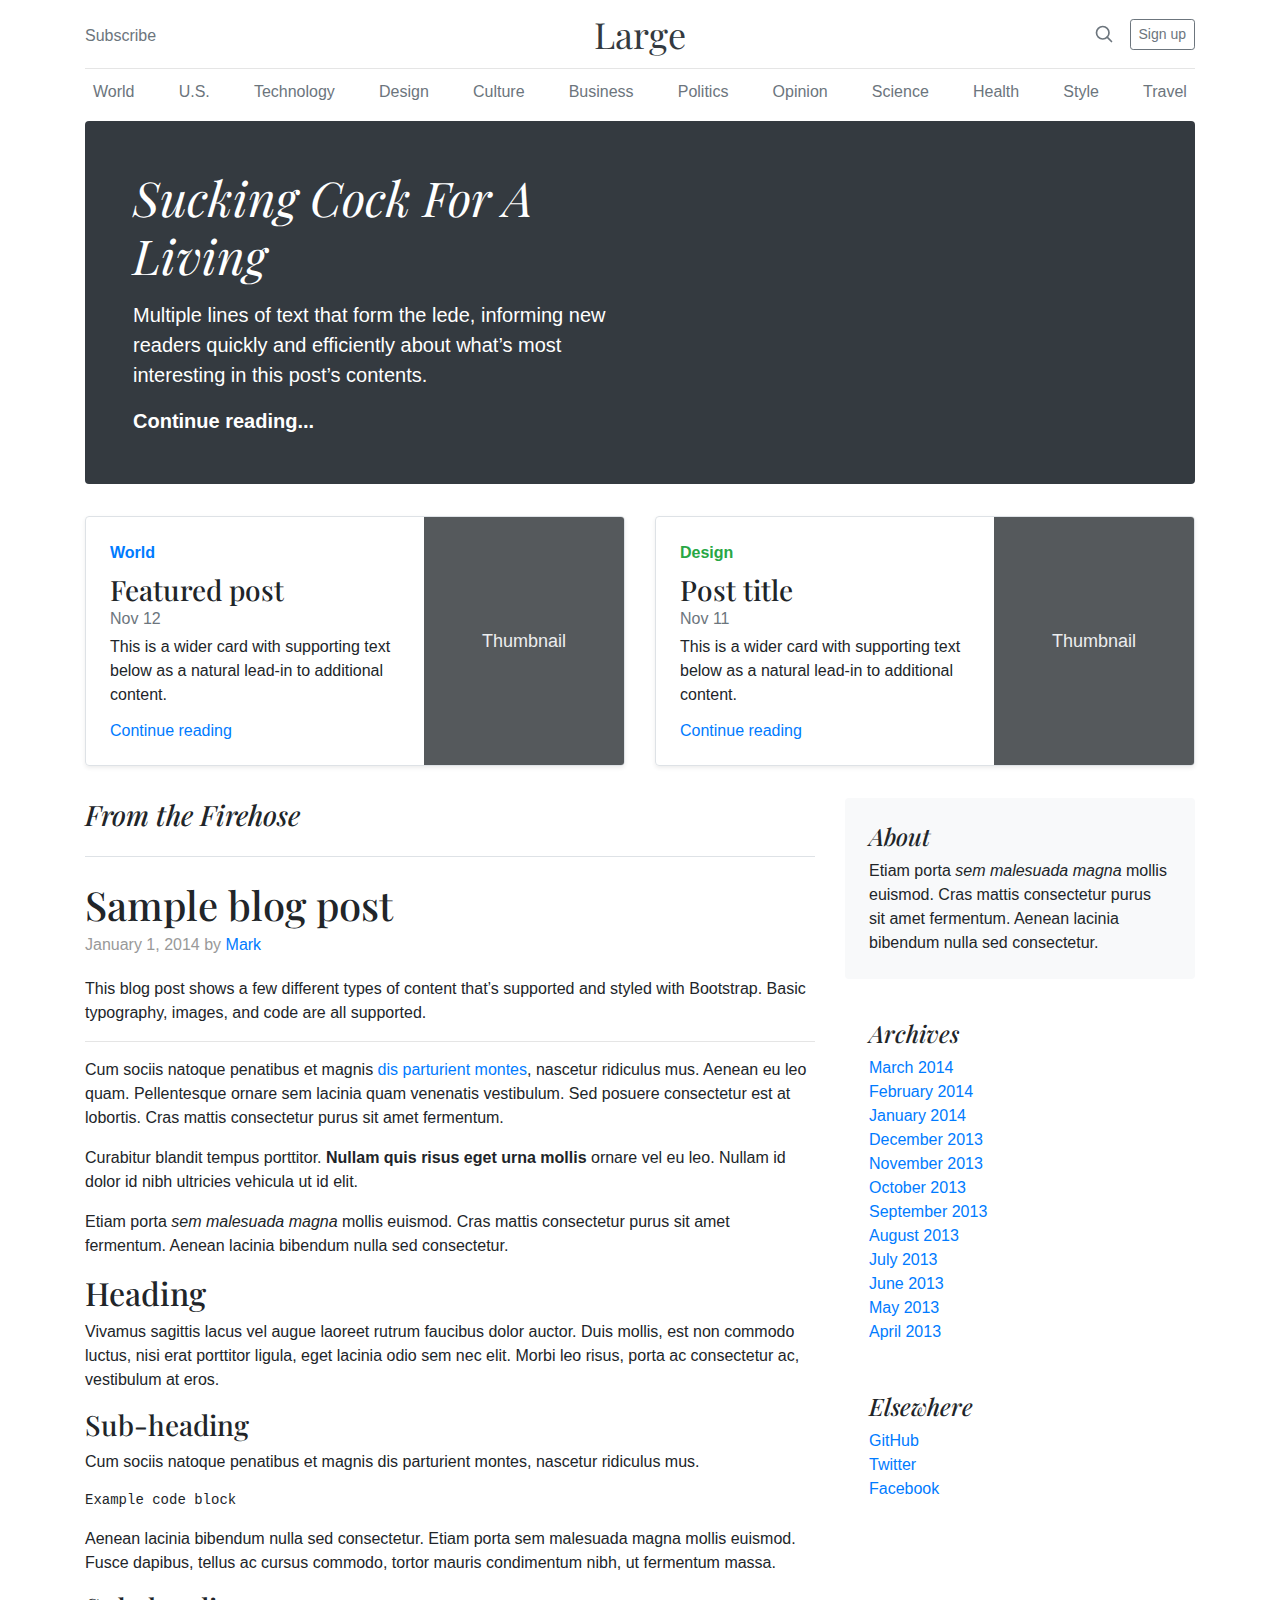
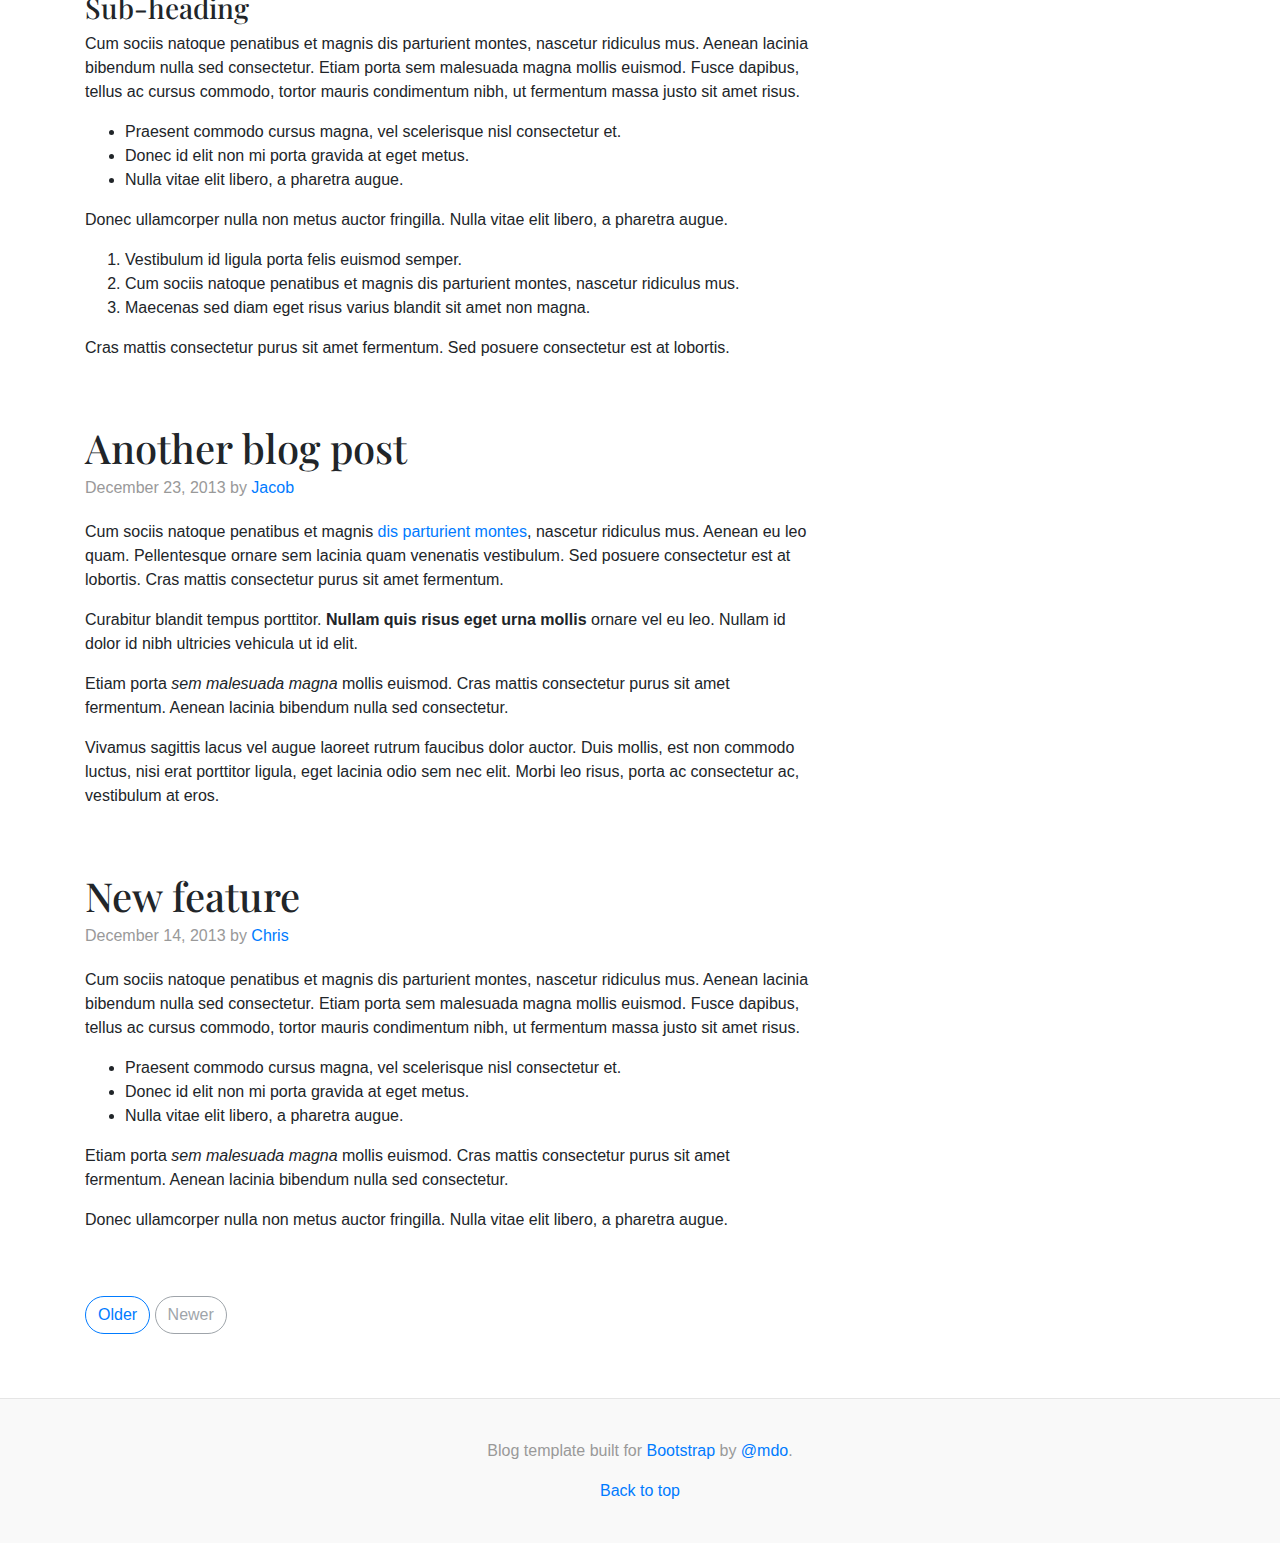
<file: bootstrap-4.5.3-examples/blog/index.html>
<!doctype html>
<html lang="en">
  <head>
    <meta charset="utf-8">
    <meta name="viewport" content="width=device-width, initial-scale=1, shrink-to-fit=no">
    <meta name="description" content="">
    <meta name="author" content="Mark Otto, Jacob Thornton, and Bootstrap contributors">
    <meta name="generator" content="Jekyll v4.1.1">
    <title>Blog Template · Bootstrap</title>

    <link rel="canonical" href="https://getbootstrap.com/docs/4.5/examples/blog/">

    <!-- Bootstrap core CSS -->
<link href="../assets/dist/css/bootstrap.min.css" rel="stylesheet">

    <style>
      .bd-placeholder-img {
        font-size: 1.125rem;
        text-anchor: middle;
        -webkit-user-select: none;
        -moz-user-select: none;
        -ms-user-select: none;
        user-select: none;
      }

      @media (min-width: 768px) {
        .bd-placeholder-img-lg {
          font-size: 3.5rem;
        }
      }
    </style>
    <!-- Custom styles for this template -->
    <link href="https://fonts.googleapis.com/css?family=Playfair+Display:700,900" rel="stylesheet">
    <!-- Custom styles for this template -->
    <link href="blog.css" rel="stylesheet">
  </head>
  <body>
    <div class="container">
  <header class="blog-header py-3">
    <div class="row flex-nowrap justify-content-between align-items-center">
      <div class="col-4 pt-1">
        <a class="text-muted" href="#">Subscribe</a>
      </div>
      <div class="col-4 text-center">
        <a class="blog-header-logo text-dark" href="#">Large</a>
      </div>
      <div class="col-4 d-flex justify-content-end align-items-center">
        <a class="text-muted" href="#" aria-label="Search">
          <svg xmlns="http://www.w3.org/2000/svg" width="20" height="20" fill="none" stroke="currentColor" stroke-linecap="round" stroke-linejoin="round" stroke-width="2" class="mx-3" role="img" viewBox="0 0 24 24" focusable="false"><title>Search</title><circle cx="10.5" cy="10.5" r="7.5"/><path d="M21 21l-5.2-5.2"/></svg>
        </a>
        <a class="btn btn-sm btn-outline-secondary" href="#">Sign up</a>
      </div>
    </div>
  </header>

  <div class="nav-scroller py-1 mb-2">
    <nav class="nav d-flex justify-content-between">
      <a class="p-2 text-muted" href="#">World</a>
      <a class="p-2 text-muted" href="#">U.S.</a>
      <a class="p-2 text-muted" href="#">Technology</a>
      <a class="p-2 text-muted" href="#">Design</a>
      <a class="p-2 text-muted" href="#">Culture</a>
      <a class="p-2 text-muted" href="#">Business</a>
      <a class="p-2 text-muted" href="#">Politics</a>
      <a class="p-2 text-muted" href="#">Opinion</a>
      <a class="p-2 text-muted" href="#">Science</a>
      <a class="p-2 text-muted" href="#">Health</a>
      <a class="p-2 text-muted" href="#">Style</a>
      <a class="p-2 text-muted" href="#">Travel</a>
    </nav>
  </div>

  <div class="jumbotron p-4 p-md-5 text-white rounded bg-dark">
    <div class="col-md-6 px-0">
      <h1 class="display-4 font-italic">Sucking Cock For A Living</h1>
      <p class="lead my-3">Multiple lines of text that form the lede, informing new readers quickly and efficiently about what’s most interesting in this post’s contents.</p>
      <p class="lead mb-0"><a href="#" class="text-white font-weight-bold">Continue reading...</a></p>
    </div>
  </div>

  <div class="row mb-2">
    <div class="col-md-6">
      <div class="row no-gutters border rounded overflow-hidden flex-md-row mb-4 shadow-sm h-md-250 position-relative">
        <div class="col p-4 d-flex flex-column position-static">
          <strong class="d-inline-block mb-2 text-primary">World</strong>
          <h3 class="mb-0">Featured post</h3>
          <div class="mb-1 text-muted">Nov 12</div>
          <p class="card-text mb-auto">This is a wider card with supporting text below as a natural lead-in to additional content.</p>
          <a href="#" class="stretched-link">Continue reading</a>
        </div>
        <div class="col-auto d-none d-lg-block">
          <svg class="bd-placeholder-img" width="200" height="250" xmlns="http://www.w3.org/2000/svg" preserveAspectRatio="xMidYMid slice" focusable="false" role="img" aria-label="Placeholder: Thumbnail"><title>Placeholder</title><rect width="100%" height="100%" fill="#55595c"/><text x="50%" y="50%" fill="#eceeef" dy=".3em">Thumbnail</text></svg>
        </div>
      </div>
    </div>
    <div class="col-md-6">
      <div class="row no-gutters border rounded overflow-hidden flex-md-row mb-4 shadow-sm h-md-250 position-relative">
        <div class="col p-4 d-flex flex-column position-static">
          <strong class="d-inline-block mb-2 text-success">Design</strong>
          <h3 class="mb-0">Post title</h3>
          <div class="mb-1 text-muted">Nov 11</div>
          <p class="mb-auto">This is a wider card with supporting text below as a natural lead-in to additional content.</p>
          <a href="#" class="stretched-link">Continue reading</a>
        </div>
        <div class="col-auto d-none d-lg-block">
          <svg class="bd-placeholder-img" width="200" height="250" xmlns="http://www.w3.org/2000/svg" preserveAspectRatio="xMidYMid slice" focusable="false" role="img" aria-label="Placeholder: Thumbnail"><title>Placeholder</title><rect width="100%" height="100%" fill="#55595c"/><text x="50%" y="50%" fill="#eceeef" dy=".3em">Thumbnail</text></svg>
        </div>
      </div>
    </div>
  </div>
</div>

<main role="main" class="container">
  <div class="row">
    <div class="col-md-8 blog-main">
      <h3 class="pb-4 mb-4 font-italic border-bottom">
        From the Firehose
      </h3>

      <div class="blog-post">
        <h2 class="blog-post-title">Sample blog post</h2>
        <p class="blog-post-meta">January 1, 2014 by <a href="#">Mark</a></p>

        <p>This blog post shows a few different types of content that’s supported and styled with Bootstrap. Basic typography, images, and code are all supported.</p>
        <hr>
        <p>Cum sociis natoque penatibus et magnis <a href="#">dis parturient montes</a>, nascetur ridiculus mus. Aenean eu leo quam. Pellentesque ornare sem lacinia quam venenatis vestibulum. Sed posuere consectetur est at lobortis. Cras mattis consectetur purus sit amet fermentum.</p>
        <blockquote>
          <p>Curabitur blandit tempus porttitor. <strong>Nullam quis risus eget urna mollis</strong> ornare vel eu leo. Nullam id dolor id nibh ultricies vehicula ut id elit.</p>
        </blockquote>
        <p>Etiam porta <em>sem malesuada magna</em> mollis euismod. Cras mattis consectetur purus sit amet fermentum. Aenean lacinia bibendum nulla sed consectetur.</p>
        <h2>Heading</h2>
        <p>Vivamus sagittis lacus vel augue laoreet rutrum faucibus dolor auctor. Duis mollis, est non commodo luctus, nisi erat porttitor ligula, eget lacinia odio sem nec elit. Morbi leo risus, porta ac consectetur ac, vestibulum at eros.</p>
        <h3>Sub-heading</h3>
        <p>Cum sociis natoque penatibus et magnis dis parturient montes, nascetur ridiculus mus.</p>
        <pre><code>Example code block</code></pre>
        <p>Aenean lacinia bibendum nulla sed consectetur. Etiam porta sem malesuada magna mollis euismod. Fusce dapibus, tellus ac cursus commodo, tortor mauris condimentum nibh, ut fermentum massa.</p>
        <h3>Sub-heading</h3>
        <p>Cum sociis natoque penatibus et magnis dis parturient montes, nascetur ridiculus mus. Aenean lacinia bibendum nulla sed consectetur. Etiam porta sem malesuada magna mollis euismod. Fusce dapibus, tellus ac cursus commodo, tortor mauris condimentum nibh, ut fermentum massa justo sit amet risus.</p>
        <ul>
          <li>Praesent commodo cursus magna, vel scelerisque nisl consectetur et.</li>
          <li>Donec id elit non mi porta gravida at eget metus.</li>
          <li>Nulla vitae elit libero, a pharetra augue.</li>
        </ul>
        <p>Donec ullamcorper nulla non metus auctor fringilla. Nulla vitae elit libero, a pharetra augue.</p>
        <ol>
          <li>Vestibulum id ligula porta felis euismod semper.</li>
          <li>Cum sociis natoque penatibus et magnis dis parturient montes, nascetur ridiculus mus.</li>
          <li>Maecenas sed diam eget risus varius blandit sit amet non magna.</li>
        </ol>
        <p>Cras mattis consectetur purus sit amet fermentum. Sed posuere consectetur est at lobortis.</p>
      </div><!-- /.blog-post -->

      <div class="blog-post">
        <h2 class="blog-post-title">Another blog post</h2>
        <p class="blog-post-meta">December 23, 2013 by <a href="#">Jacob</a></p>

        <p>Cum sociis natoque penatibus et magnis <a href="#">dis parturient montes</a>, nascetur ridiculus mus. Aenean eu leo quam. Pellentesque ornare sem lacinia quam venenatis vestibulum. Sed posuere consectetur est at lobortis. Cras mattis consectetur purus sit amet fermentum.</p>
        <blockquote>
          <p>Curabitur blandit tempus porttitor. <strong>Nullam quis risus eget urna mollis</strong> ornare vel eu leo. Nullam id dolor id nibh ultricies vehicula ut id elit.</p>
        </blockquote>
        <p>Etiam porta <em>sem malesuada magna</em> mollis euismod. Cras mattis consectetur purus sit amet fermentum. Aenean lacinia bibendum nulla sed consectetur.</p>
        <p>Vivamus sagittis lacus vel augue laoreet rutrum faucibus dolor auctor. Duis mollis, est non commodo luctus, nisi erat porttitor ligula, eget lacinia odio sem nec elit. Morbi leo risus, porta ac consectetur ac, vestibulum at eros.</p>
      </div><!-- /.blog-post -->

      <div class="blog-post">
        <h2 class="blog-post-title">New feature</h2>
        <p class="blog-post-meta">December 14, 2013 by <a href="#">Chris</a></p>

        <p>Cum sociis natoque penatibus et magnis dis parturient montes, nascetur ridiculus mus. Aenean lacinia bibendum nulla sed consectetur. Etiam porta sem malesuada magna mollis euismod. Fusce dapibus, tellus ac cursus commodo, tortor mauris condimentum nibh, ut fermentum massa justo sit amet risus.</p>
        <ul>
          <li>Praesent commodo cursus magna, vel scelerisque nisl consectetur et.</li>
          <li>Donec id elit non mi porta gravida at eget metus.</li>
          <li>Nulla vitae elit libero, a pharetra augue.</li>
        </ul>
        <p>Etiam porta <em>sem malesuada magna</em> mollis euismod. Cras mattis consectetur purus sit amet fermentum. Aenean lacinia bibendum nulla sed consectetur.</p>
        <p>Donec ullamcorper nulla non metus auctor fringilla. Nulla vitae elit libero, a pharetra augue.</p>
      </div><!-- /.blog-post -->

      <nav class="blog-pagination">
        <a class="btn btn-outline-primary" href="#">Older</a>
        <a class="btn btn-outline-secondary disabled" href="#" tabindex="-1" aria-disabled="true">Newer</a>
      </nav>

    </div><!-- /.blog-main -->

    <aside class="col-md-4 blog-sidebar">
      <div class="p-4 mb-3 bg-light rounded">
        <h4 class="font-italic">About</h4>
        <p class="mb-0">Etiam porta <em>sem malesuada magna</em> mollis euismod. Cras mattis consectetur purus sit amet fermentum. Aenean lacinia bibendum nulla sed consectetur.</p>
      </div>

      <div class="p-4">
        <h4 class="font-italic">Archives</h4>
        <ol class="list-unstyled mb-0">
          <li><a href="#">March 2014</a></li>
          <li><a href="#">February 2014</a></li>
          <li><a href="#">January 2014</a></li>
          <li><a href="#">December 2013</a></li>
          <li><a href="#">November 2013</a></li>
          <li><a href="#">October 2013</a></li>
          <li><a href="#">September 2013</a></li>
          <li><a href="#">August 2013</a></li>
          <li><a href="#">July 2013</a></li>
          <li><a href="#">June 2013</a></li>
          <li><a href="#">May 2013</a></li>
          <li><a href="#">April 2013</a></li>
        </ol>
      </div>

      <div class="p-4">
        <h4 class="font-italic">Elsewhere</h4>
        <ol class="list-unstyled">
          <li><a href="#">GitHub</a></li>
          <li><a href="#">Twitter</a></li>
          <li><a href="#">Facebook</a></li>
        </ol>
      </div>
    </aside><!-- /.blog-sidebar -->

  </div><!-- /.row -->

</main><!-- /.container -->

<footer class="blog-footer">
  <p>Blog template built for <a href="https://getbootstrap.com/">Bootstrap</a> by <a href="https://twitter.com/mdo">@mdo</a>.</p>
  <p>
    <a href="#">Back to top</a>
  </p>
</footer>
</body>
</html>
</file>
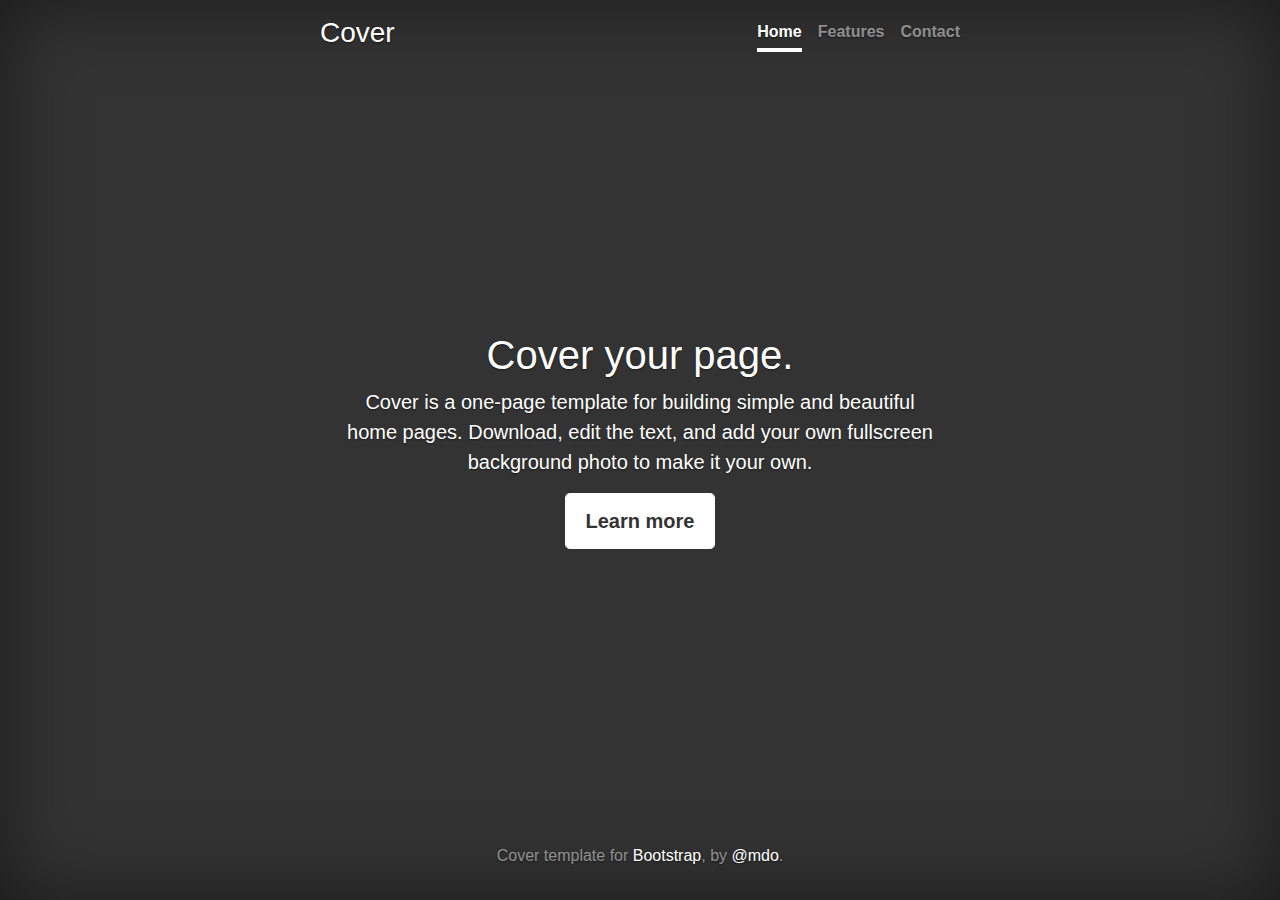
<file: bootstrap-4.5.3-examples/cover/index.html>
<!doctype html>
<html lang="en">
  <head>
    <meta charset="utf-8">
    <meta name="viewport" content="width=device-width, initial-scale=1, shrink-to-fit=no">
    <meta name="description" content="">
    <meta name="author" content="Mark Otto, Jacob Thornton, and Bootstrap contributors">
    <meta name="generator" content="Jekyll v4.1.1">
    <title>Cover Template · Bootstrap</title>

    <link rel="canonical" href="https://getbootstrap.com/docs/4.5/examples/cover/">

    <!-- Bootstrap core CSS -->
<link href="../assets/dist/css/bootstrap.min.css" rel="stylesheet">

    <style>
      .bd-placeholder-img {
        font-size: 1.125rem;
        text-anchor: middle;
        -webkit-user-select: none;
        -moz-user-select: none;
        -ms-user-select: none;
        user-select: none;
      }

      @media (min-width: 768px) {
        .bd-placeholder-img-lg {
          font-size: 3.5rem;
        }
      }
    </style>
    <!-- Custom styles for this template -->
    <link href="cover.css" rel="stylesheet">
  </head>
  <body class="text-center">
    <div class="cover-container d-flex w-100 h-100 p-3 mx-auto flex-column">
  <header class="masthead mb-auto">
    <div class="inner">
      <h3 class="masthead-brand">Cover</h3>
      <nav class="nav nav-masthead justify-content-center">
        <a class="nav-link active" href="#">Home</a>
        <a class="nav-link" href="#">Features</a>
        <a class="nav-link" href="#">Contact</a>
      </nav>
    </div>
  </header>

  <main role="main" class="inner cover">
    <h1 class="cover-heading">Cover your page.</h1>
    <p class="lead">Cover is a one-page template for building simple and beautiful home pages. Download, edit the text, and add your own fullscreen background photo to make it your own.</p>
    <p class="lead">
      <a href="#" class="btn btn-lg btn-secondary">Learn more</a>
    </p>
  </main>

  <footer class="mastfoot mt-auto">
    <div class="inner">
      <p>Cover template for <a href="https://getbootstrap.com/">Bootstrap</a>, by <a href="https://twitter.com/mdo">@mdo</a>.</p>
    </div>
  </footer>
</div>
</body>
</html>
</file>
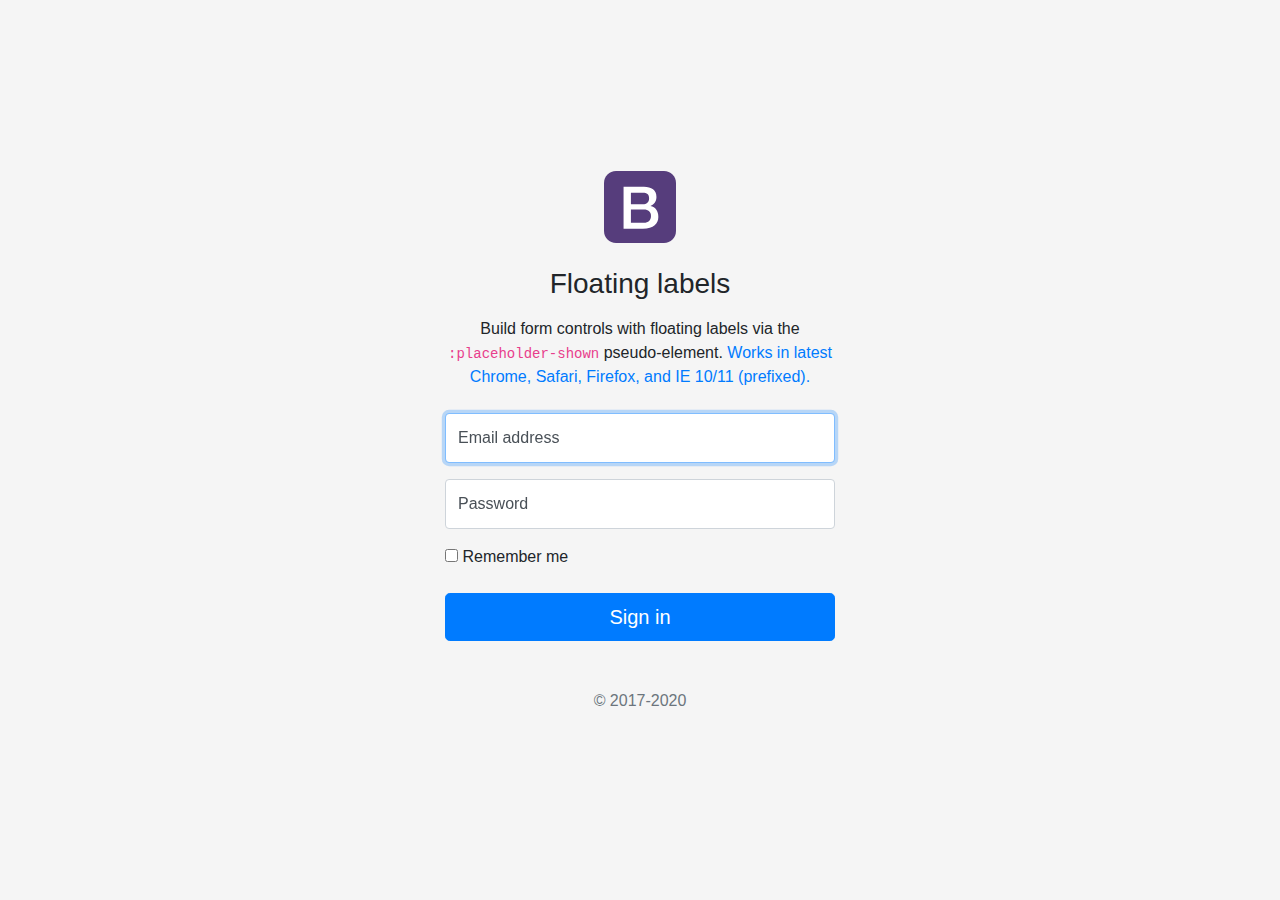
<file: bootstrap-4.5.3-examples/floating-labels/index.html>
<!doctype html>
<html lang="en">
  <head>
    <meta charset="utf-8">
    <meta name="viewport" content="width=device-width, initial-scale=1, shrink-to-fit=no">
    <meta name="description" content="">
    <meta name="author" content="Mark Otto, Jacob Thornton, and Bootstrap contributors">
    <meta name="generator" content="Jekyll v4.1.1">
    <title>Floating labels example · Bootstrap</title>

    <link rel="canonical" href="https://getbootstrap.com/docs/4.5/examples/floating-labels/">

    <!-- Bootstrap core CSS -->
<link href="../assets/dist/css/bootstrap.min.css" rel="stylesheet">

    <style>
      .bd-placeholder-img {
        font-size: 1.125rem;
        text-anchor: middle;
        -webkit-user-select: none;
        -moz-user-select: none;
        -ms-user-select: none;
        user-select: none;
      }

      @media (min-width: 768px) {
        .bd-placeholder-img-lg {
          font-size: 3.5rem;
        }
      }
    </style>
    <!-- Custom styles for this template -->
    <link href="floating-labels.css" rel="stylesheet">
  </head>
  <body>
    <form class="form-signin">
  <div class="text-center mb-4">
    <img class="mb-4" src="../assets/brand/bootstrap-solid.svg" alt="" width="72" height="72">
    <h1 class="h3 mb-3 font-weight-normal">Floating labels</h1>
    <p>Build form controls with floating labels via the <code>:placeholder-shown</code> pseudo-element. <a href="https://caniuse.com/#feat=css-placeholder-shown">Works in latest Chrome, Safari, Firefox, and IE 10/11 (prefixed).</a></p>
  </div>

  <div class="form-label-group">
    <input type="email" id="inputEmail" class="form-control" placeholder="Email address" required autofocus>
    <label for="inputEmail">Email address</label>
  </div>

  <div class="form-label-group">
    <input type="password" id="inputPassword" class="form-control" placeholder="Password" required>
    <label for="inputPassword">Password</label>
  </div>

  <div class="checkbox mb-3">
    <label>
      <input type="checkbox" value="remember-me"> Remember me
    </label>
  </div>
  <button class="btn btn-lg btn-primary btn-block" type="submit">Sign in</button>
  <p class="mt-5 mb-3 text-muted text-center">&copy; 2017-2020</p>
</form>
</body>
</html>
</file>
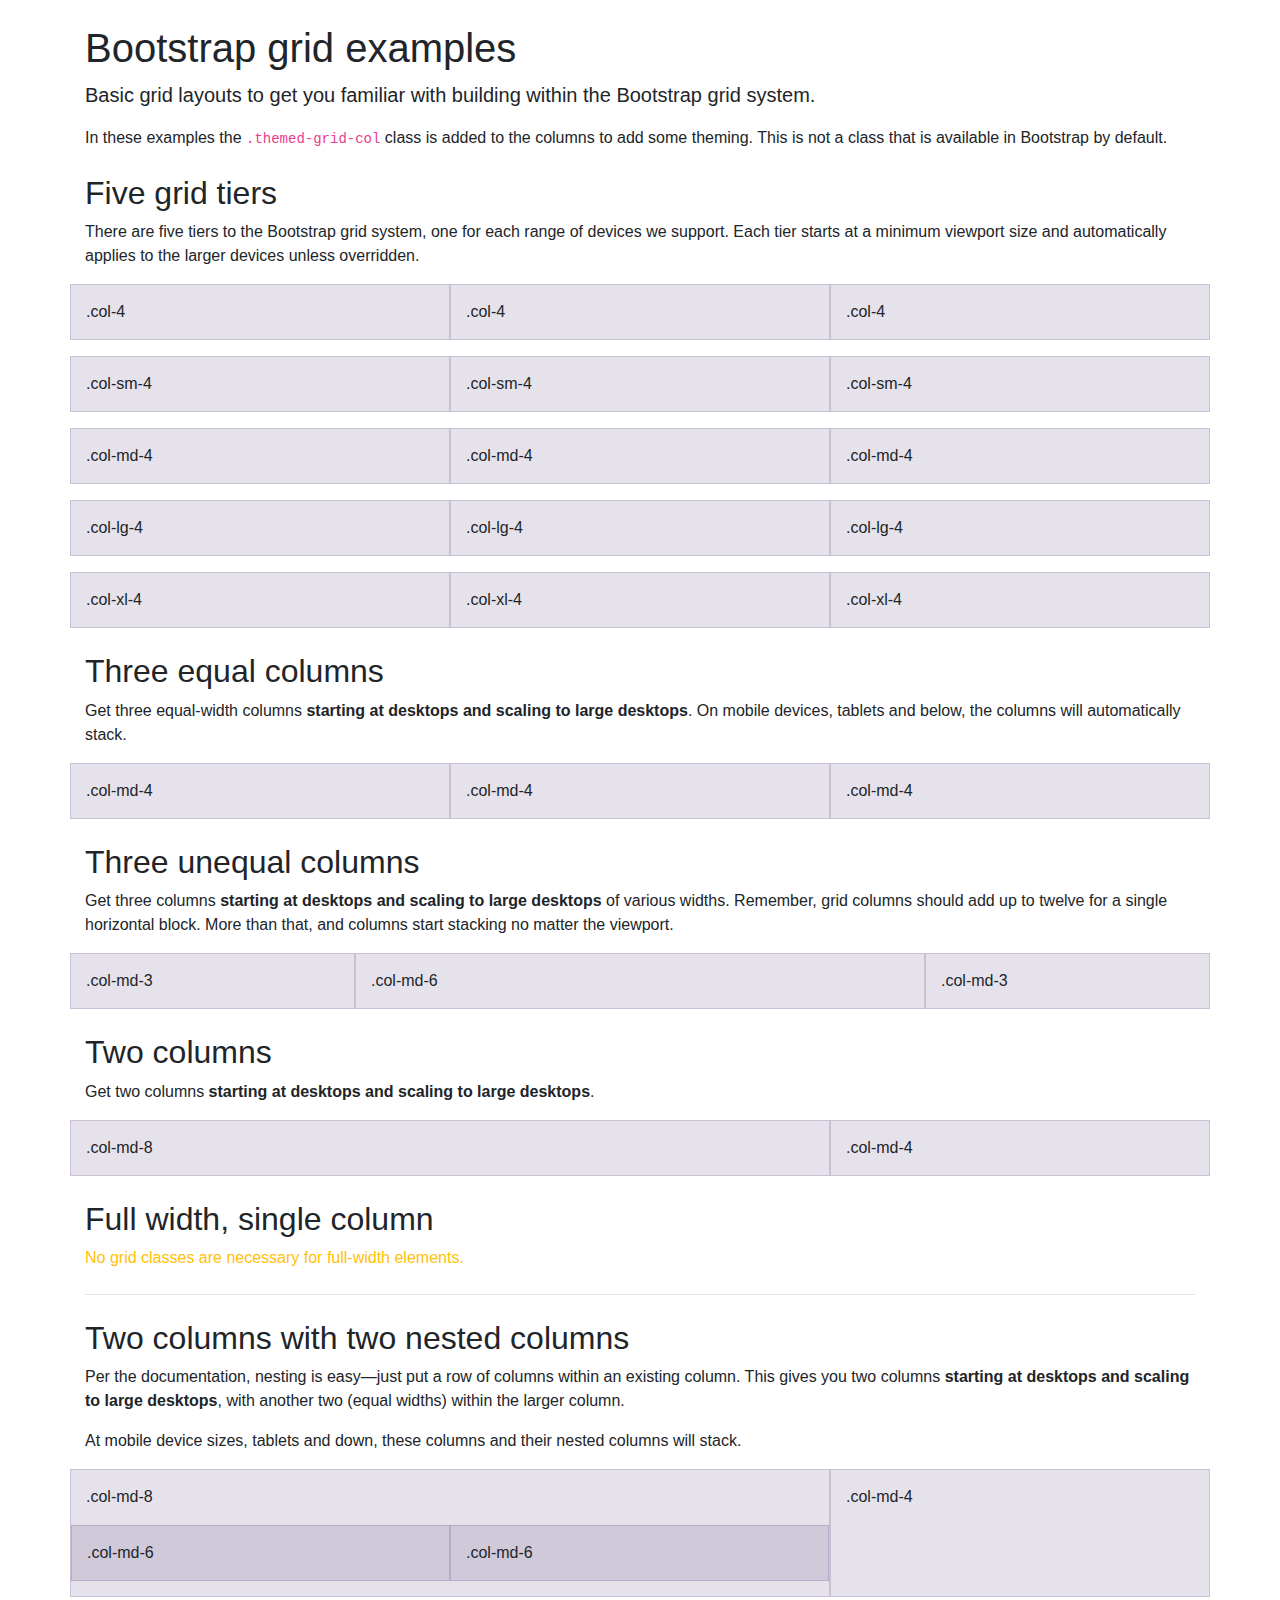
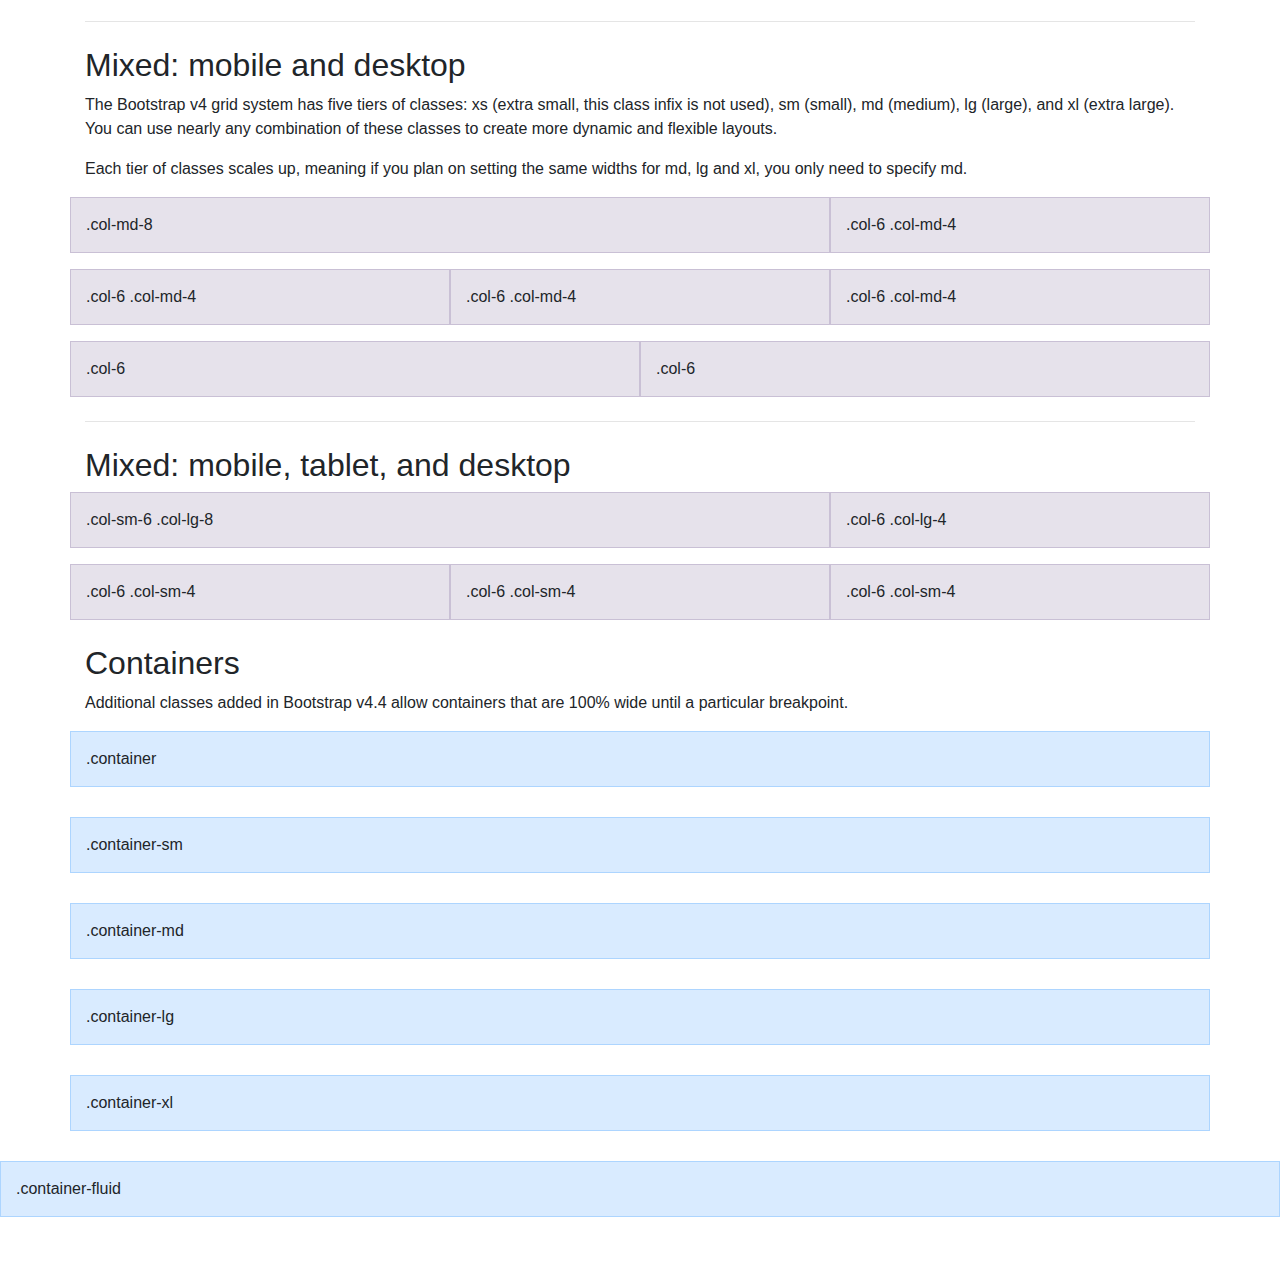
<file: bootstrap-4.5.3-examples/grid/index.html>
<!doctype html>
<html lang="en">
  <head>
    <meta charset="utf-8">
    <meta name="viewport" content="width=device-width, initial-scale=1, shrink-to-fit=no">
    <meta name="description" content="">
    <meta name="author" content="Mark Otto, Jacob Thornton, and Bootstrap contributors">
    <meta name="generator" content="Jekyll v4.1.1">
    <title>Grid Template · Bootstrap</title>

    <link rel="canonical" href="https://getbootstrap.com/docs/4.5/examples/grid/">

    <!-- Bootstrap core CSS -->
<link href="../assets/dist/css/bootstrap.min.css" rel="stylesheet">

    <style>
      .bd-placeholder-img {
        font-size: 1.125rem;
        text-anchor: middle;
        -webkit-user-select: none;
        -moz-user-select: none;
        -ms-user-select: none;
        user-select: none;
      }

      @media (min-width: 768px) {
        .bd-placeholder-img-lg {
          font-size: 3.5rem;
        }
      }
    </style>
    <!-- Custom styles for this template -->
    <link href="grid.css" rel="stylesheet">
  </head>
  <body class="py-4">
    <div class="container">

  <h1>Bootstrap grid examples</h1>
  <p class="lead">Basic grid layouts to get you familiar with building within the Bootstrap grid system.</p>
  <p>In these examples the <code>.themed-grid-col</code> class is added to the columns to add some theming. This is not a class that is available in Bootstrap by default.</p>

  <h2 class="mt-4">Five grid tiers</h2>
  <p>There are five tiers to the Bootstrap grid system, one for each range of devices we support. Each tier starts at a minimum viewport size and automatically applies to the larger devices unless overridden.</p>

  <div class="row mb-3">
    <div class="col-4 themed-grid-col">.col-4</div>
    <div class="col-4 themed-grid-col">.col-4</div>
    <div class="col-4 themed-grid-col">.col-4</div>
  </div>

  <div class="row mb-3">
    <div class="col-sm-4 themed-grid-col">.col-sm-4</div>
    <div class="col-sm-4 themed-grid-col">.col-sm-4</div>
    <div class="col-sm-4 themed-grid-col">.col-sm-4</div>
  </div>

  <div class="row mb-3">
    <div class="col-md-4 themed-grid-col">.col-md-4</div>
    <div class="col-md-4 themed-grid-col">.col-md-4</div>
    <div class="col-md-4 themed-grid-col">.col-md-4</div>
  </div>

  <div class="row mb-3">
    <div class="col-lg-4 themed-grid-col">.col-lg-4</div>
    <div class="col-lg-4 themed-grid-col">.col-lg-4</div>
    <div class="col-lg-4 themed-grid-col">.col-lg-4</div>
  </div>

  <div class="row mb-3">
    <div class="col-xl-4 themed-grid-col">.col-xl-4</div>
    <div class="col-xl-4 themed-grid-col">.col-xl-4</div>
    <div class="col-xl-4 themed-grid-col">.col-xl-4</div>
  </div>

  <h2 class="mt-4">Three equal columns</h2>
  <p>Get three equal-width columns <strong>starting at desktops and scaling to large desktops</strong>. On mobile devices, tablets and below, the columns will automatically stack.</p>
  <div class="row mb-3">
    <div class="col-md-4 themed-grid-col">.col-md-4</div>
    <div class="col-md-4 themed-grid-col">.col-md-4</div>
    <div class="col-md-4 themed-grid-col">.col-md-4</div>
  </div>

  <h2 class="mt-4">Three unequal columns</h2>
  <p>Get three columns <strong>starting at desktops and scaling to large desktops</strong> of various widths. Remember, grid columns should add up to twelve for a single horizontal block. More than that, and columns start stacking no matter the viewport.</p>
  <div class="row mb-3">
    <div class="col-md-3 themed-grid-col">.col-md-3</div>
    <div class="col-md-6 themed-grid-col">.col-md-6</div>
    <div class="col-md-3 themed-grid-col">.col-md-3</div>
  </div>

  <h2 class="mt-4">Two columns</h2>
  <p>Get two columns <strong>starting at desktops and scaling to large desktops</strong>.</p>
  <div class="row mb-3">
    <div class="col-md-8 themed-grid-col">.col-md-8</div>
    <div class="col-md-4 themed-grid-col">.col-md-4</div>
  </div>

  <h2 class="mt-4">Full width, single column</h2>
  <p class="text-warning">
    No grid classes are necessary for full-width elements.
  </p>

  <hr class="my-4">

  <h2 class="mt-4">Two columns with two nested columns</h2>
  <p>Per the documentation, nesting is easy—just put a row of columns within an existing column. This gives you two columns <strong>starting at desktops and scaling to large desktops</strong>, with another two (equal widths) within the larger column.</p>
  <p>At mobile device sizes, tablets and down, these columns and their nested columns will stack.</p>
  <div class="row mb-3">
    <div class="col-md-8 themed-grid-col">
      <div class="pb-3">
        .col-md-8
      </div>
      <div class="row">
        <div class="col-md-6 themed-grid-col">.col-md-6</div>
        <div class="col-md-6 themed-grid-col">.col-md-6</div>
      </div>
    </div>
    <div class="col-md-4 themed-grid-col">.col-md-4</div>
  </div>

  <hr class="my-4">

  <h2 class="mt-4">Mixed: mobile and desktop</h2>
  <p>The Bootstrap v4 grid system has five tiers of classes: xs (extra small, this class infix is not used), sm (small), md (medium), lg (large), and xl (extra large). You can use nearly any combination of these classes to create more dynamic and flexible layouts.</p>
  <p>Each tier of classes scales up, meaning if you plan on setting the same widths for md, lg and xl, you only need to specify md.</p>
  <div class="row mb-3">
    <div class="col-md-8 themed-grid-col">.col-md-8</div>
    <div class="col-6 col-md-4 themed-grid-col">.col-6 .col-md-4</div>
  </div>
  <div class="row mb-3">
    <div class="col-6 col-md-4 themed-grid-col">.col-6 .col-md-4</div>
    <div class="col-6 col-md-4 themed-grid-col">.col-6 .col-md-4</div>
    <div class="col-6 col-md-4 themed-grid-col">.col-6 .col-md-4</div>
  </div>
  <div class="row mb-3">
    <div class="col-6 themed-grid-col">.col-6</div>
    <div class="col-6 themed-grid-col">.col-6</div>
  </div>

  <hr class="my-4">

  <h2 class="mt-4">Mixed: mobile, tablet, and desktop</h2>
  <div class="row mb-3">
    <div class="col-sm-6 col-lg-8 themed-grid-col">.col-sm-6 .col-lg-8</div>
    <div class="col-6 col-lg-4 themed-grid-col">.col-6 .col-lg-4</div>
  </div>
  <div class="row mb-3">
    <div class="col-6 col-sm-4 themed-grid-col">.col-6 .col-sm-4</div>
    <div class="col-6 col-sm-4 themed-grid-col">.col-6 .col-sm-4</div>
    <div class="col-6 col-sm-4 themed-grid-col">.col-6 .col-sm-4</div>
  </div>

</div>

<div class="container" id="containers">
  <h2 class="mt-4">Containers</h2>
  <p>Additional classes added in Bootstrap v4.4 allow containers that are 100% wide until a particular breakpoint.</p>
</div>

<div class="container themed-container">.container</div>
<div class="container-sm themed-container">.container-sm</div>
<div class="container-md themed-container">.container-md</div>
<div class="container-lg themed-container">.container-lg</div>
<div class="container-xl themed-container">.container-xl</div>
<div class="container-fluid themed-container">.container-fluid</div>
</body>
</html>
</file>
<file: bootstrap-4.5.3-examples/blog/blog.css>
/* stylelint-disable selector-list-comma-newline-after */

.blog-header {
  line-height: 1;
  border-bottom: 1px solid #e5e5e5;
}

.blog-header-logo {
  font-family: "Playfair Display", Georgia, "Times New Roman", serif;
  font-size: 2.25rem;
}

.blog-header-logo:hover {
  text-decoration: none;
}

h1, h2, h3, h4, h5, h6 {
  font-family: "Playfair Display", Georgia, "Times New Roman", serif;
}

.display-4 {
  font-size: 2.5rem;
}
@media (min-width: 768px) {
  .display-4 {
    font-size: 3rem;
  }
}

.nav-scroller {
  position: relative;
  z-index: 2;
  height: 2.75rem;
  overflow-y: hidden;
}

.nav-scroller .nav {
  display: -ms-flexbox;
  display: flex;
  -ms-flex-wrap: nowrap;
  flex-wrap: nowrap;
  padding-bottom: 1rem;
  margin-top: -1px;
  overflow-x: auto;
  text-align: center;
  white-space: nowrap;
  -webkit-overflow-scrolling: touch;
}

.nav-scroller .nav-link {
  padding-top: .75rem;
  padding-bottom: .75rem;
  font-size: .875rem;
}

.card-img-right {
  height: 100%;
  border-radius: 0 3px 3px 0;
}

.flex-auto {
  -ms-flex: 0 0 auto;
  flex: 0 0 auto;
}

.h-250 { height: 250px; }
@media (min-width: 768px) {
  .h-md-250 { height: 250px; }
}

/* Pagination */
.blog-pagination {
  margin-bottom: 4rem;
}
.blog-pagination > .btn {
  border-radius: 2rem;
}

/*
 * Blog posts
 */
.blog-post {
  margin-bottom: 4rem;
}
.blog-post-title {
  margin-bottom: .25rem;
  font-size: 2.5rem;
}
.blog-post-meta {
  margin-bottom: 1.25rem;
  color: #999;
}

/*
 * Footer
 */
.blog-footer {
  padding: 2.5rem 0;
  color: #999;
  text-align: center;
  background-color: #f9f9f9;
  border-top: .05rem solid #e5e5e5;
}
.blog-footer p:last-child {
  margin-bottom: 0;
}
</file>
<file: bootstrap-4.5.3-examples/cover/cover.css>
/*
 * Globals
 */

/* Links */
a,
a:focus,
a:hover {
  color: #fff;
}

/* Custom default button */
.btn-secondary,
.btn-secondary:hover,
.btn-secondary:focus {
  color: #333;
  text-shadow: none; /* Prevent inheritance from `body` */
  background-color: #fff;
  border: .05rem solid #fff;
}


/*
 * Base structure
 */

html,
body {
  height: 100%;
  background-color: #333;
}

body {
  display: -ms-flexbox;
  display: flex;
  color: #fff;
  text-shadow: 0 .05rem .1rem rgba(0, 0, 0, .5);
  box-shadow: inset 0 0 5rem rgba(0, 0, 0, .5);
}

.cover-container {
  max-width: 42em;
}


/*
 * Header
 */
.masthead {
  margin-bottom: 2rem;
}

.masthead-brand {
  margin-bottom: 0;
}

.nav-masthead .nav-link {
  padding: .25rem 0;
  font-weight: 700;
  color: rgba(255, 255, 255, .5);
  background-color: transparent;
  border-bottom: .25rem solid transparent;
}

.nav-masthead .nav-link:hover,
.nav-masthead .nav-link:focus {
  border-bottom-color: rgba(255, 255, 255, .25);
}

.nav-masthead .nav-link + .nav-link {
  margin-left: 1rem;
}

.nav-masthead .active {
  color: #fff;
  border-bottom-color: #fff;
}

@media (min-width: 48em) {
  .masthead-brand {
    float: left;
  }
  .nav-masthead {
    float: right;
  }
}


/*
 * Cover
 */
.cover {
  padding: 0 1.5rem;
}
.cover .btn-lg {
  padding: .75rem 1.25rem;
  font-weight: 700;
}


/*
 * Footer
 */
.mastfoot {
  color: rgba(255, 255, 255, .5);
}
</file>
<file: bootstrap-4.5.3-examples/floating-labels/floating-labels.css>
html,
body {
  height: 100%;
}

body {
  display: -ms-flexbox;
  display: flex;
  -ms-flex-align: center;
  align-items: center;
  padding-top: 40px;
  padding-bottom: 40px;
  background-color: #f5f5f5;
}

.form-signin {
  width: 100%;
  max-width: 420px;
  padding: 15px;
  margin: auto;
}

.form-label-group {
  position: relative;
  margin-bottom: 1rem;
}

.form-label-group input,
.form-label-group label {
  height: 3.125rem;
  padding: .75rem;
}

.form-label-group label {
  position: absolute;
  top: 0;
  left: 0;
  display: block;
  width: 100%;
  margin-bottom: 0; /* Override default `<label>` margin */
  line-height: 1.5;
  color: #495057;
  pointer-events: none;
  cursor: text; /* Match the input under the label */
  border: 1px solid transparent;
  border-radius: .25rem;
  transition: all .1s ease-in-out;
}

.form-label-group input::-webkit-input-placeholder {
  color: transparent;
}

.form-label-group input::-moz-placeholder {
  color: transparent;
}

.form-label-group input:-ms-input-placeholder {
  color: transparent;
}

.form-label-group input::-ms-input-placeholder {
  color: transparent;
}

.form-label-group input::placeholder {
  color: transparent;
}

.form-label-group input:not(:-moz-placeholder-shown) {
  padding-top: 1.25rem;
  padding-bottom: .25rem;
}

.form-label-group input:not(:-ms-input-placeholder) {
  padding-top: 1.25rem;
  padding-bottom: .25rem;
}

.form-label-group input:not(:placeholder-shown) {
  padding-top: 1.25rem;
  padding-bottom: .25rem;
}

.form-label-group input:not(:-moz-placeholder-shown) ~ label {
  padding-top: .25rem;
  padding-bottom: .25rem;
  font-size: 12px;
  color: #777;
}

.form-label-group input:not(:-ms-input-placeholder) ~ label {
  padding-top: .25rem;
  padding-bottom: .25rem;
  font-size: 12px;
  color: #777;
}

.form-label-group input:not(:placeholder-shown) ~ label {
  padding-top: .25rem;
  padding-bottom: .25rem;
  font-size: 12px;
  color: #777;
}

/* Fallback for Edge
-------------------------------------------------- */
@supports (-ms-ime-align: auto) {
  .form-label-group {
    display: -ms-flexbox;
    display: flex;
    -ms-flex-direction: column-reverse;
    flex-direction: column-reverse;
  }

  .form-label-group label {
    position: static;
  }

  .form-label-group input::-ms-input-placeholder {
    color: #777;
  }
}
</file>
<file: bootstrap-4.5.3-examples/grid/grid.css>
.themed-grid-col {
  padding-top: 15px;
  padding-bottom: 15px;
  background-color: rgba(86, 61, 124, .15);
  border: 1px solid rgba(86, 61, 124, .2);
}

.themed-container {
  padding: 15px;
  margin-bottom: 30px;
  background-color: rgba(0, 123, 255, .15);
  border: 1px solid rgba(0, 123, 255, .2);
}
</file>
